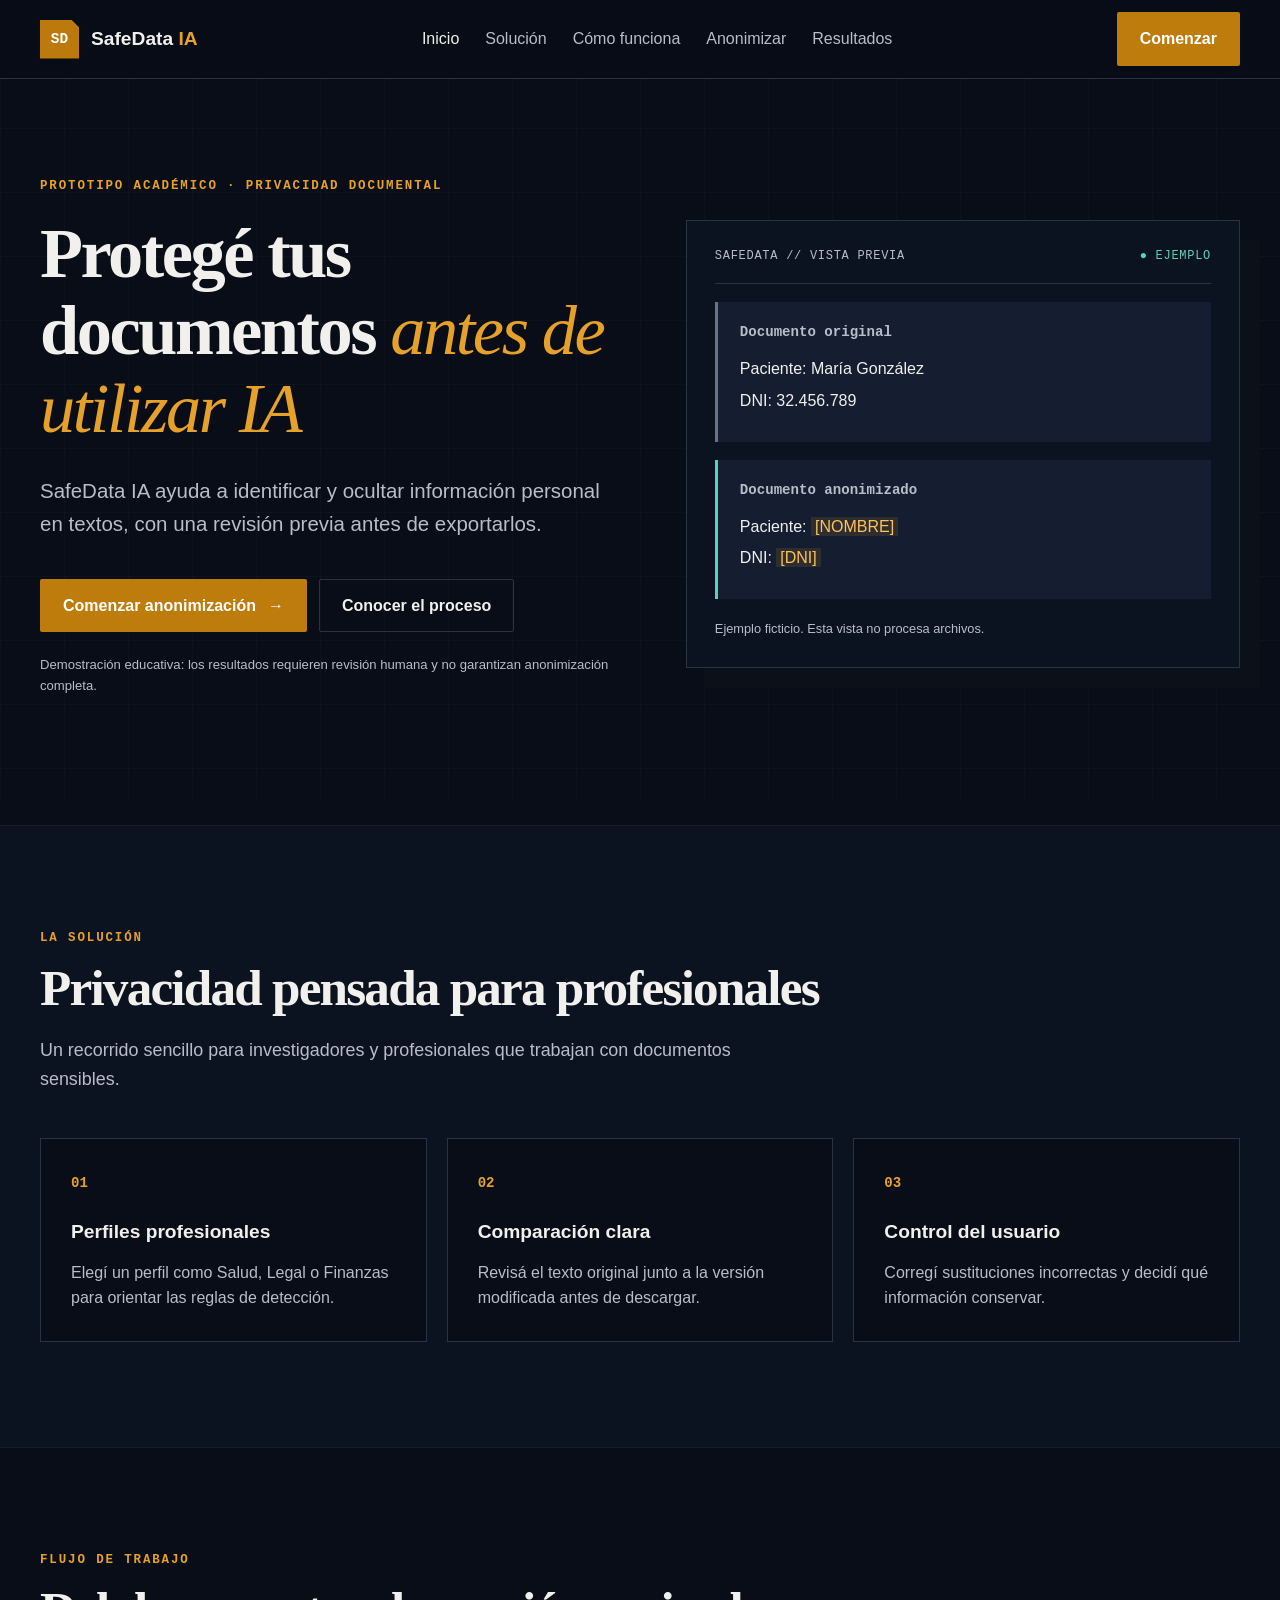
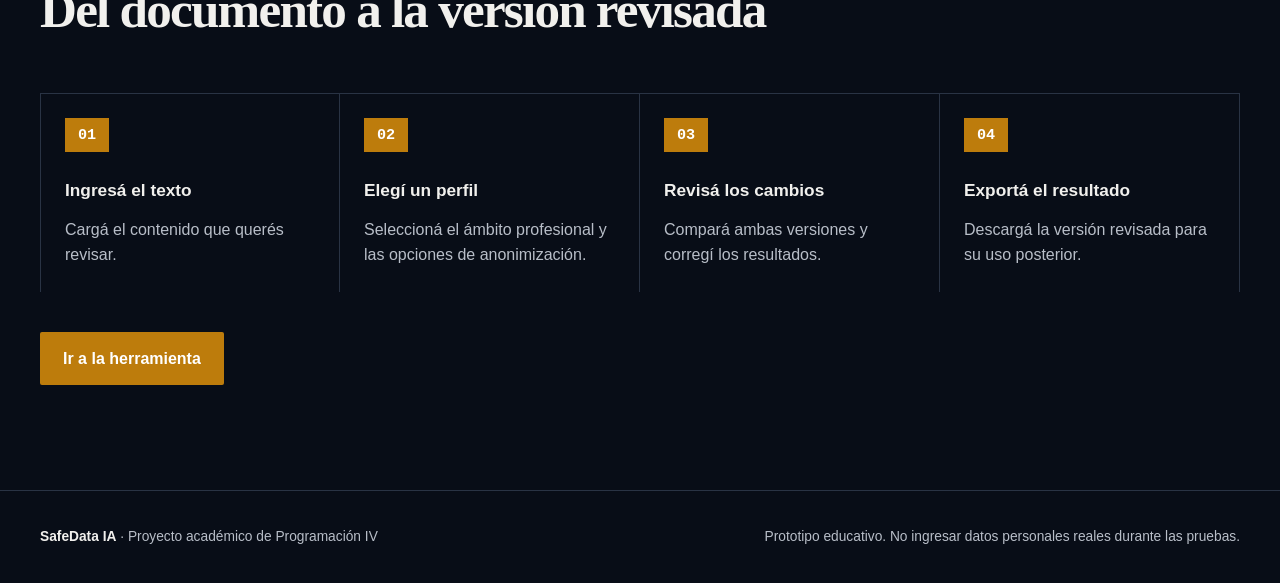
<file: index.html>
<!DOCTYPE html>
<html lang="es">
<head>
  <meta charset="UTF-8">
  <meta name="viewport" content="width=device-width, initial-scale=1.0">
  <meta name="description" content="SafeData IA: prototipo de anonimización de documentos para proteger información personal antes de usar herramientas de inteligencia artificial.">
  <title>Inicio | SafeData IA</title>
  <link rel="stylesheet" href="css/styles.css">
  <script src="js/main.js" defer></script>
</head>
<body>
  <a class="skip-link" href="#contenido">Saltar al contenido principal</a>
  <header class="site-header">
    <div class="container header-inner">
      <a class="brand" href="index.html" aria-label="SafeData IA, ir al inicio"><span class="brand-mark" aria-hidden="true">SD</span><span>SafeData <strong>IA</strong></span></a>
      <nav aria-label="Navegación principal">
        <ul class="nav-list">
          <li><a href="index.html" aria-current="page">Inicio</a></li>
          <li><a href="#solucion">Solución</a></li>
          <li><a href="#proceso">Cómo funciona</a></li>
          <li><a href="pages/anonimizar.html">Anonimizar</a></li>
          <li><a href="pages/resultados.html">Resultados</a></li>
        </ul>
      </nav>
      <a class="button button-primary header-cta" href="pages/anonimizar.html">Comenzar</a>
    </div>
  </header>

  <main id="contenido">
    <section class="hero container" aria-labelledby="hero-title">
      <div class="hero-copy">
        <p class="eyebrow">PROTOTIPO ACADÉMICO · PRIVACIDAD DOCUMENTAL</p>
        <h1 id="hero-title">Protegé tus documentos <em>antes de utilizar IA</em></h1>
        <p class="lead">SafeData IA ayuda a identificar y ocultar información personal en textos, con una revisión previa antes de exportarlos.</p>
        <div class="hero-actions">
          <a class="button button-primary" href="pages/anonimizar.html">Comenzar anonimización <span aria-hidden="true">→</span></a>
          <a class="button button-secondary" href="#proceso">Conocer el proceso</a>
        </div>
        <p class="fine-print">Demostración educativa: los resultados requieren revisión humana y no garantizan anonimización completa.</p>
      </div>
      <aside class="preview-panel" aria-label="Ejemplo ilustrativo de anonimización">
        <div class="panel-top"><span>SAFEDATA // VISTA PREVIA</span><span class="status">● EJEMPLO</span></div>
        <div class="document-block">
          <h2>Documento original</h2>
          <p>Paciente: María González</p>
          <p>DNI: 32.456.789</p>
        </div>
        <div class="document-block safe-block">
          <h2>Documento anonimizado</h2>
          <p>Paciente: <mark>[NOMBRE]</mark></p>
          <p>DNI: <mark>[DNI]</mark></p>
        </div>
        <p class="panel-note">Ejemplo ficticio. Esta vista no procesa archivos.</p>
      </aside>
    </section>

    <section id="solucion" class="section section-alt" aria-labelledby="solution-title">
      <div class="container">
        <p class="eyebrow">LA SOLUCIÓN</p>
        <h2 id="solution-title">Privacidad pensada para profesionales</h2>
        <p class="section-intro">Un recorrido sencillo para investigadores y profesionales que trabajan con documentos sensibles.</p>
        <div class="card-grid">
          <article class="feature-card"><span class="card-number">01</span><h3>Perfiles profesionales</h3><p>Elegí un perfil como Salud, Legal o Finanzas para orientar las reglas de detección.</p></article>
          <article class="feature-card"><span class="card-number">02</span><h3>Comparación clara</h3><p>Revisá el texto original junto a la versión modificada antes de descargar.</p></article>
          <article class="feature-card"><span class="card-number">03</span><h3>Control del usuario</h3><p>Corregí sustituciones incorrectas y decidí qué información conservar.</p></article>
        </div>
      </div>
    </section>

    <section id="proceso" class="section container" aria-labelledby="process-title">
      <p class="eyebrow">FLUJO DE TRABAJO</p>
      <h2 id="process-title">Del documento a la versión revisada</h2>
      <ol class="steps">
        <li><h3>Ingresá el texto</h3><p>Cargá el contenido que querés revisar.</p></li>
        <li><h3>Elegí un perfil</h3><p>Seleccioná el ámbito profesional y las opciones de anonimización.</p></li>
        <li><h3>Revisá los cambios</h3><p>Compará ambas versiones y corregí los resultados.</p></li>
        <li><h3>Exportá el resultado</h3><p>Descargá la versión revisada para su uso posterior.</p></li>
      </ol>
      <a class="button button-primary" href="pages/anonimizar.html">Ir a la herramienta</a>
    </section>
  </main>

  <footer class="site-footer">
    <div class="container footer-inner">
      <p><strong>SafeData IA</strong> · Proyecto académico de Programación IV</p>
      <p>Prototipo educativo. No ingresar datos personales reales durante las pruebas.</p>
    </div>
  </footer>
</body>
</html>
</file>
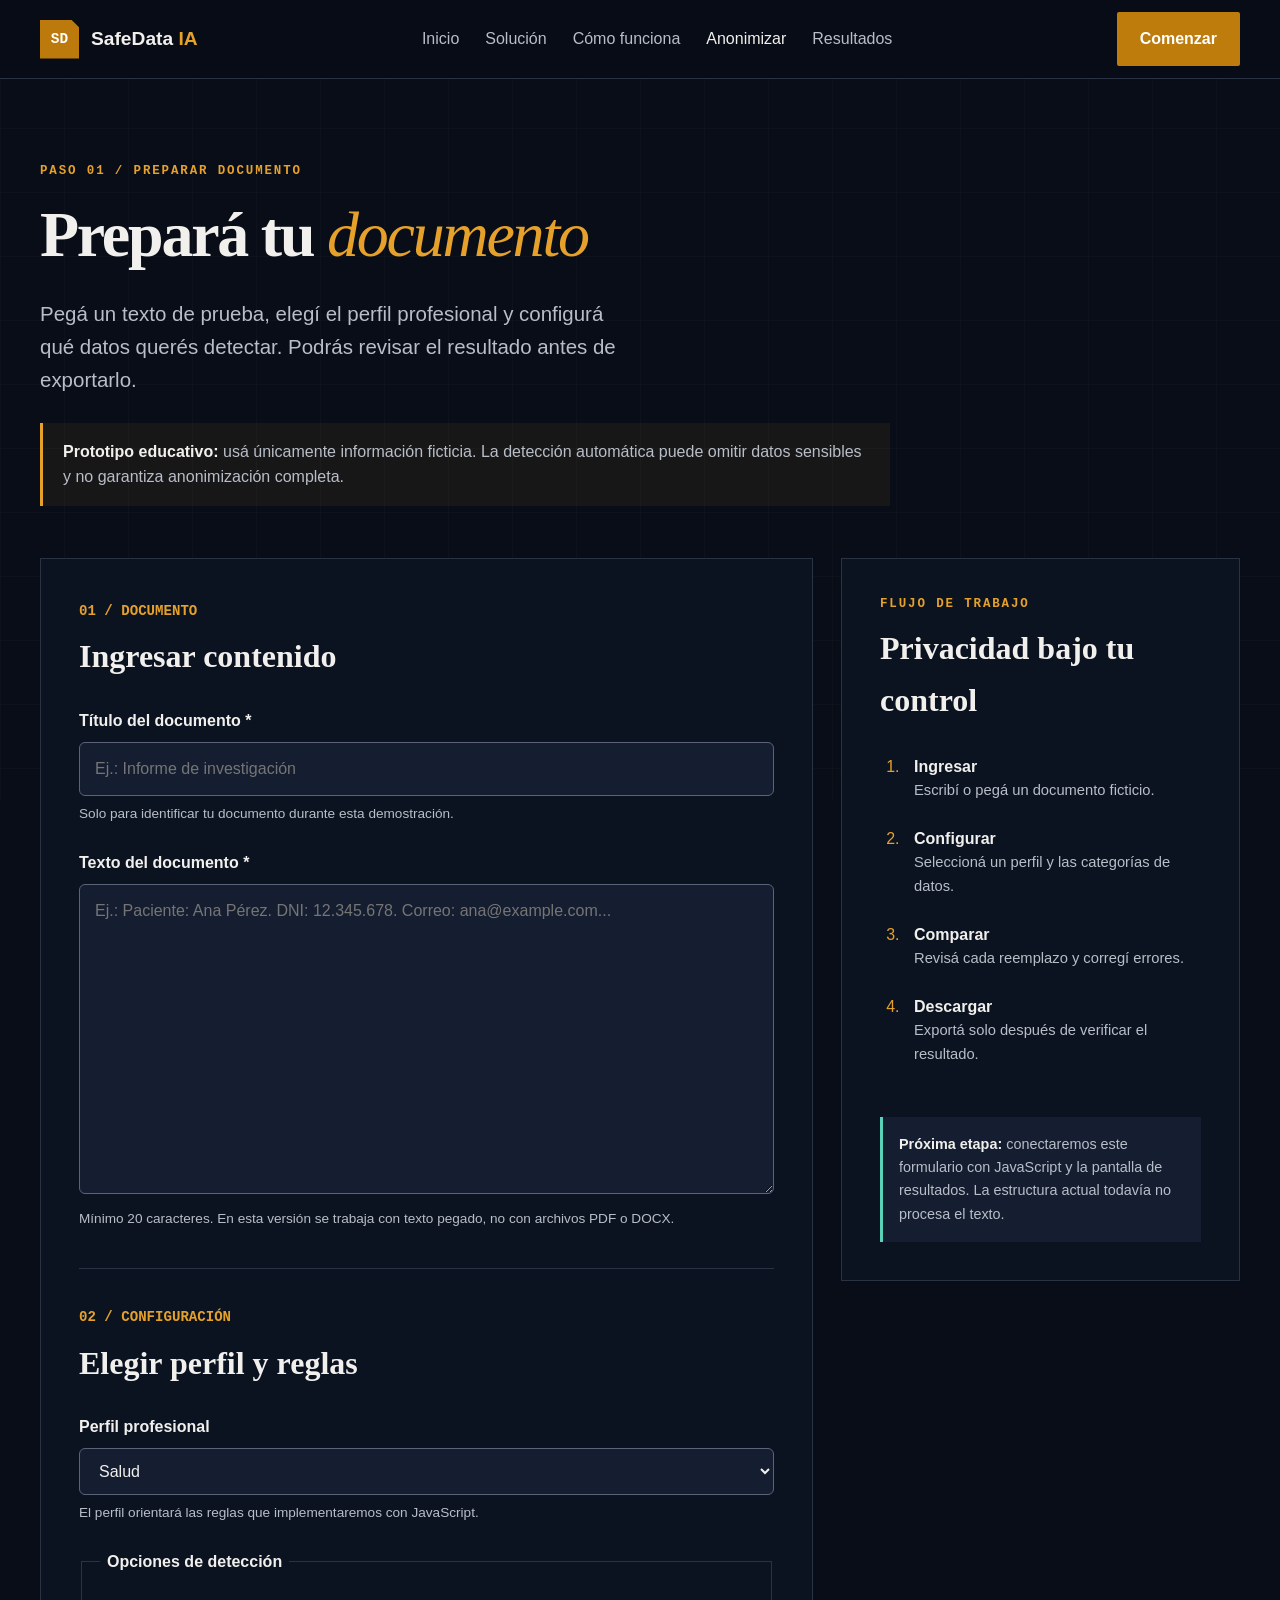
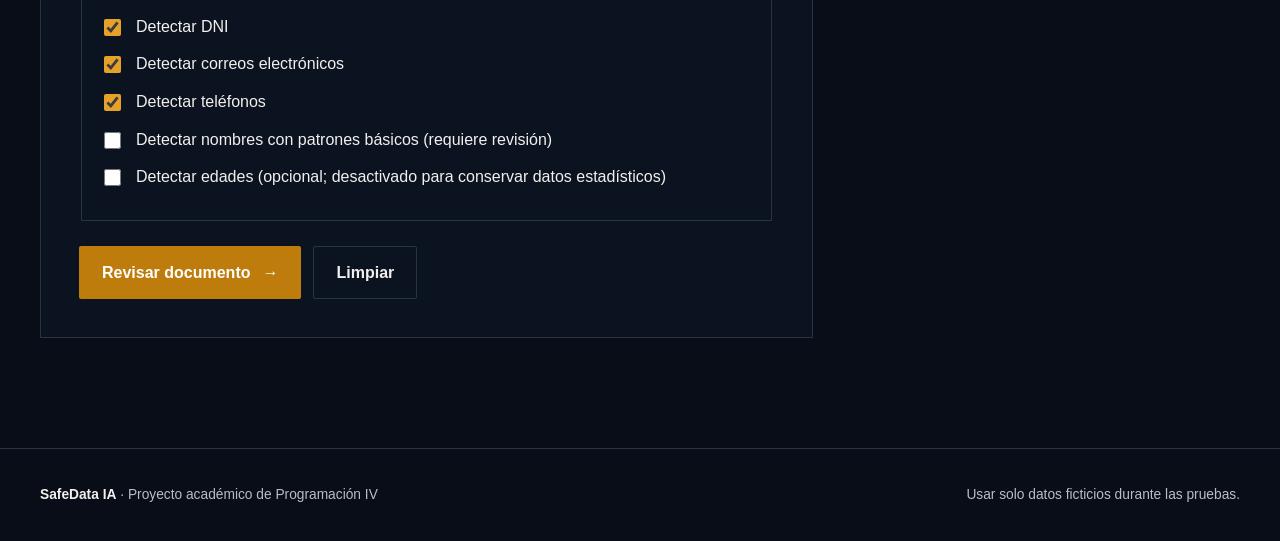
<file: pages/anonimizar.html>
<!DOCTYPE html>
<html lang="es">
<head>
  <meta charset="UTF-8">
  <meta name="viewport" content="width=device-width, initial-scale=1.0">
  <meta name="description" content="Prepará un texto de demostración para revisar posibles datos sensibles con SafeData IA.">
  <title>Anonimizar documento | SafeData IA</title>
  <link rel="stylesheet" href="../css/styles.css">
  <script src="../js/main.js" defer></script>
</head>
<body>
  <a class="skip-link" href="#contenido">Saltar al contenido principal</a>
  <header class="site-header">
    <div class="container header-inner">
      <a class="brand" href="../index.html" aria-label="SafeData IA, ir al inicio"><span class="brand-mark" aria-hidden="true">SD</span><span>SafeData <strong>IA</strong></span></a>
      <nav aria-label="Navegación principal">
        <ul class="nav-list">
          <li><a href="../index.html">Inicio</a></li>
          <li><a href="../index.html#solucion">Solución</a></li>
          <li><a href="../index.html#proceso">Cómo funciona</a></li>
          <li><a href="anonimizar.html" aria-current="page">Anonimizar</a></li>
          <li><a href="resultados.html">Resultados</a></li>
        </ul>
      </nav>
      <a class="button button-primary header-cta" href="anonimizar.html">Comenzar</a>
    </div>
  </header>
  <main id="contenido" class="container tool-main">
    <section aria-labelledby="page-title">
      <p class="eyebrow">PASO 01 / PREPARAR DOCUMENTO</p>
      <h1 id="page-title" class="tool-title">Prepará tu <em>documento</em></h1>
      <p class="lead">Pegá un texto de prueba, elegí el perfil profesional y configurá qué datos querés detectar. Podrás revisar el resultado antes de exportarlo.</p>
      <p class="tool-warning" role="note"><strong>Prototipo educativo:</strong> usá únicamente información ficticia. La detección automática puede omitir datos sensibles y no garantiza anonimización completa.</p>
    </section>

    <section class="tool-layout" aria-label="Configuración de anonimización">
      <form id="anonymize-form" class="tool-card" novalidate>
        <div class="tool-card-heading"><span class="card-number">01 / DOCUMENTO</span><h2>Ingresar contenido</h2></div>
        <div class="form-field">
          <label for="document-title">Título del documento <span aria-hidden="true">*</span></label>
          <input id="document-title" name="documentTitle" type="text" required minlength="3" maxlength="100" autocomplete="off" aria-describedby="title-hint title-error" placeholder="Ej.: Informe de investigación">
          <p id="title-hint" class="field-hint">Solo para identificar tu documento durante esta demostración.</p>
          <p id="title-error" class="field-error" aria-live="polite"></p>
        </div>
        <div class="form-field">
          <label for="document-text">Texto del documento <span aria-hidden="true">*</span></label>
          <textarea id="document-text" name="documentText" rows="11" required minlength="20" aria-describedby="text-hint text-error" placeholder="Ej.: Paciente: Ana Pérez. DNI: 12.345.678. Correo: ana@example.com..."></textarea>
          <p id="text-hint" class="field-hint">Mínimo 20 caracteres. En esta versión se trabaja con texto pegado, no con archivos PDF o DOCX.</p>
          <p id="text-error" class="field-error" aria-live="polite"></p>
        </div>
        <div class="tool-card-heading"><span class="card-number">02 / CONFIGURACIÓN</span><h2>Elegir perfil y reglas</h2></div>
        <div class="form-field">
          <label for="professional-profile">Perfil profesional</label>
          <select id="professional-profile" name="profile" aria-describedby="profile-hint">
            <option value="salud">Salud</option>
            <option value="legal">Legal</option>
            <option value="finanzas">Finanzas</option>
          </select>
          <p id="profile-hint" class="field-hint">El perfil orientará las reglas que implementaremos con JavaScript.</p>
        </div>
        <fieldset class="form-field option-group">
          <legend>Opciones de detección</legend>
          <label class="check-option"><input type="checkbox" name="detectDni" checked> Detectar DNI</label>
          <label class="check-option"><input type="checkbox" name="detectEmail" checked> Detectar correos electrónicos</label>
          <label class="check-option"><input type="checkbox" name="detectPhone" checked> Detectar teléfonos</label>
          <label class="check-option"><input type="checkbox" name="detectNames"> Detectar nombres con patrones básicos (requiere revisión)</label>
          <label class="check-option"><input type="checkbox" name="detectAge"> Detectar edades (opcional; desactivado para conservar datos estadísticos)</label>
        </fieldset>
        <p id="form-status" class="form-status" role="status" aria-live="polite"></p>
        <div class="form-actions">
          <button class="button button-primary" type="submit">Revisar documento <span aria-hidden="true">→</span></button>
          <button class="button button-secondary" type="reset">Limpiar</button>
        </div>
      </form>
      <aside class="tool-aside" aria-labelledby="aside-title">
        <p class="eyebrow">FLUJO DE TRABAJO</p>
        <h2 id="aside-title">Privacidad bajo tu control</h2>
        <ol class="side-steps">
          <li><strong>Ingresar</strong><span>Escribí o pegá un documento ficticio.</span></li>
          <li><strong>Configurar</strong><span>Seleccioná un perfil y las categorías de datos.</span></li>
          <li><strong>Comparar</strong><span>Revisá cada reemplazo y corregí errores.</span></li>
          <li><strong>Descargar</strong><span>Exportá solo después de verificar el resultado.</span></li>
        </ol>
        <div class="aside-note"><strong>Próxima etapa:</strong> conectaremos este formulario con JavaScript y la pantalla de resultados. La estructura actual todavía no procesa el texto.</div>
      </aside>
    </section>
  </main>
  <footer class="site-footer"><div class="container footer-inner"><p><strong>SafeData IA</strong> · Proyecto académico de Programación IV</p><p>Usar solo datos ficticios durante las pruebas.</p></div></footer>
</body>
</html>
</file>
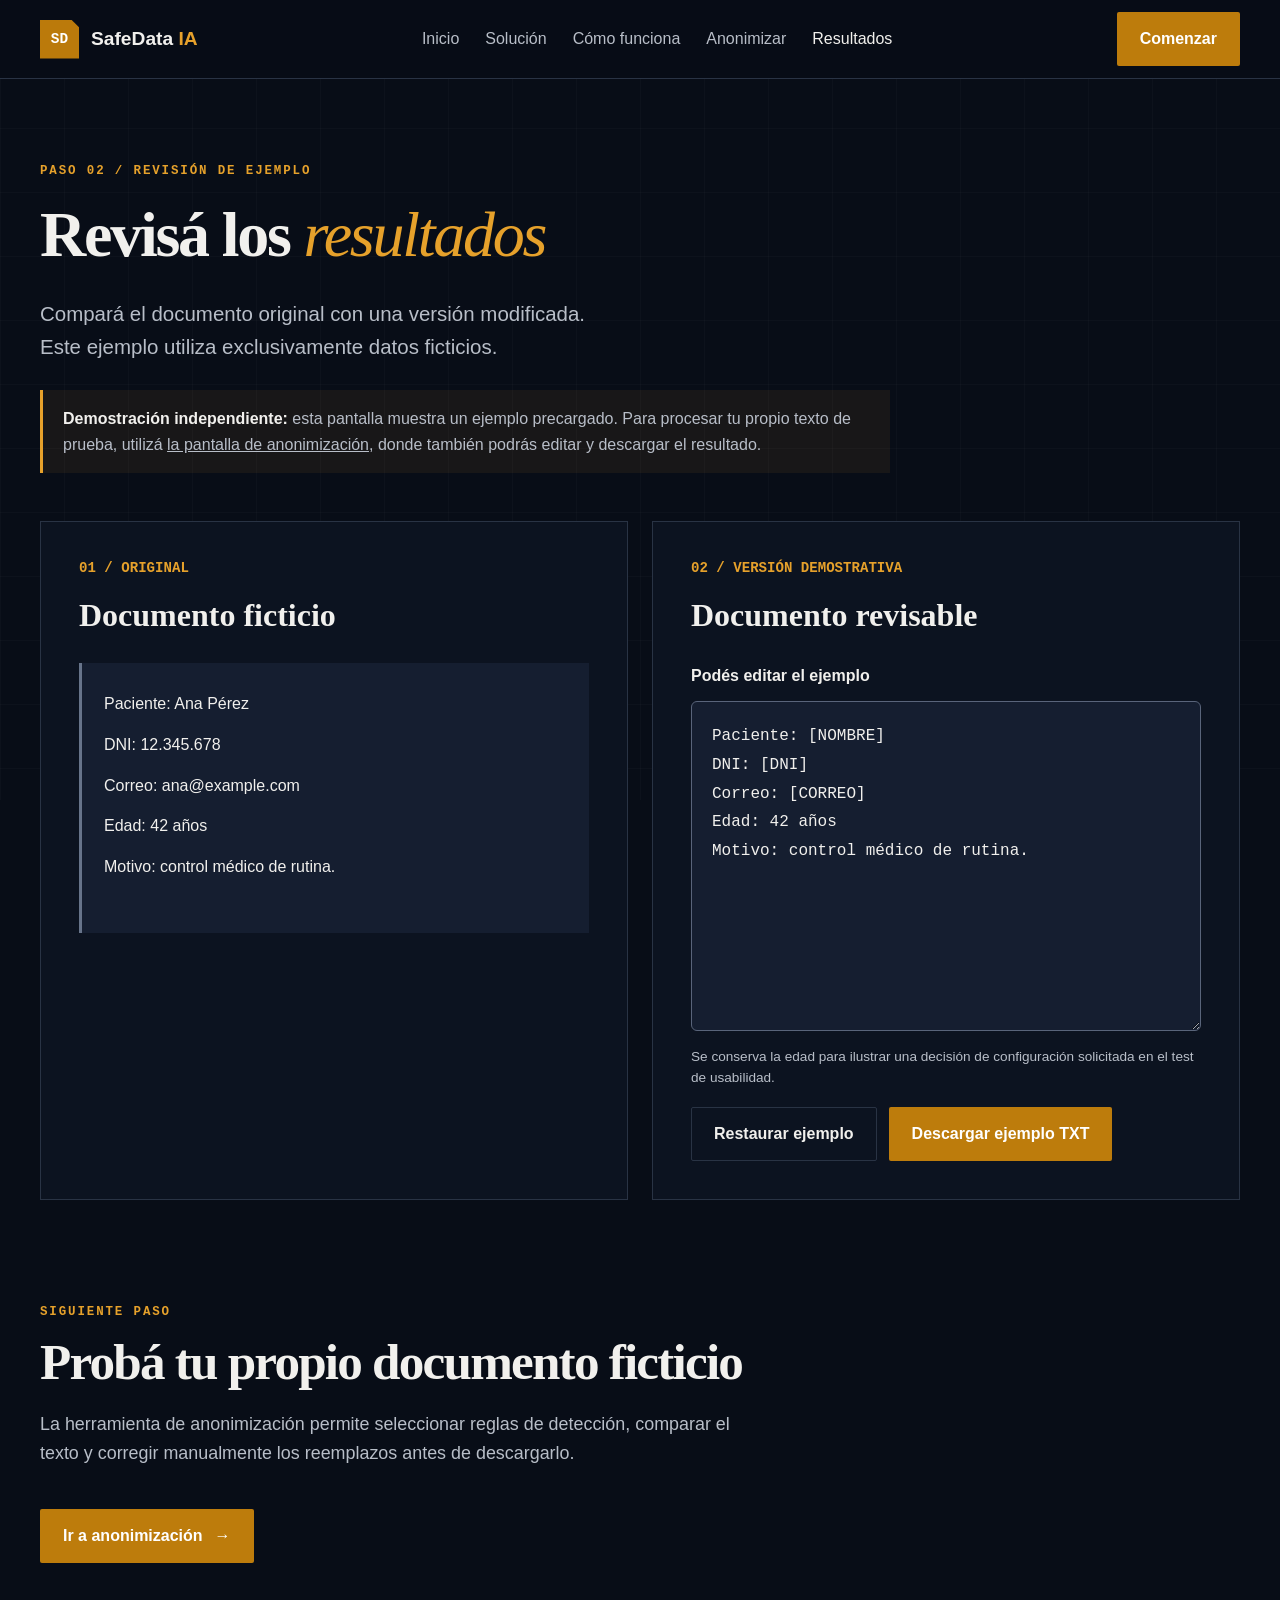
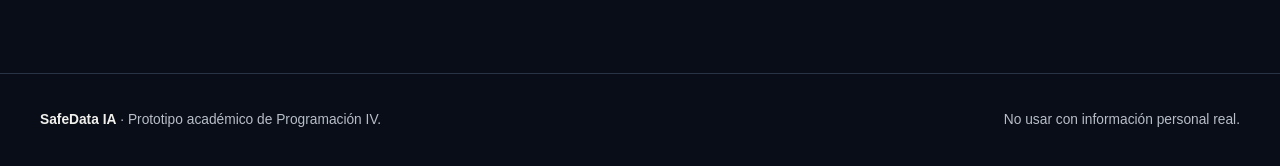
<file: pages/resultados.html>
<!DOCTYPE html>
<html lang="es">
<head>
  <meta charset="UTF-8">
  <meta name="viewport" content="width=device-width, initial-scale=1.0">
  <meta name="description" content="Ejemplo de revisión de resultados de anonimización en SafeData IA.">
  <title>Resultados de demostración | SafeData IA</title>
  <link rel="stylesheet" href="../css/styles.css">
  <script src="../js/main.js" defer></script>
</head>
<body>
  <a class="skip-link" href="#contenido">Saltar al contenido principal</a>
  <header class="site-header">
    <div class="container header-inner">
      <a class="brand" href="../index.html" aria-label="SafeData IA, ir al inicio"><span class="brand-mark" aria-hidden="true">SD</span><span>SafeData <strong>IA</strong></span></a>
      <nav aria-label="Navegación principal">
        <ul class="nav-list">
          <li><a href="../index.html">Inicio</a></li>
          <li><a href="../index.html#solucion">Solución</a></li>
          <li><a href="../index.html#proceso">Cómo funciona</a></li>
          <li><a href="anonimizar.html">Anonimizar</a></li>
          <li><a href="resultados.html" aria-current="page">Resultados</a></li>
        </ul>
      </nav>
      <a class="button button-primary header-cta" href="anonimizar.html">Comenzar</a>
    </div>
  </header>
  <main id="contenido" class="container tool-main">
    <section aria-labelledby="page-title">
      <p class="eyebrow">PASO 02 / REVISIÓN DE EJEMPLO</p>
      <h1 id="page-title" class="tool-title">Revisá los <em>resultados</em></h1>
      <p class="lead">Compará el documento original con una versión modificada. Este ejemplo utiliza exclusivamente datos ficticios.</p>
      <p class="tool-warning" role="note"><strong>Demostración independiente:</strong> esta pantalla muestra un ejemplo precargado. Para procesar tu propio texto de prueba, utilizá <a href="anonimizar.html">la pantalla de anonimización</a>, donde también podrás editar y descargar el resultado.</p>
    </section>
    <section class="results-grid" aria-label="Comparación de documentos">
      <article class="tool-card">
        <p class="card-number">01 / ORIGINAL</p>
        <h2>Documento ficticio</h2>
        <div class="document-block">
          <p>Paciente: Ana Pérez</p>
          <p>DNI: 12.345.678</p>
          <p>Correo: ana@example.com</p>
          <p>Edad: 42 años</p>
          <p>Motivo: control médico de rutina.</p>
        </div>
      </article>
      <article class="tool-card">
        <p class="card-number">02 / VERSIÓN DEMOSTRATIVA</p>
        <h2>Documento revisable</h2>
        <label for="demo-result" class="results-label">Podés editar el ejemplo</label>
        <textarea id="demo-result" rows="10" spellcheck="false">Paciente: [NOMBRE]
DNI: [DNI]
Correo: [CORREO]
Edad: 42 años
Motivo: control médico de rutina.</textarea>
        <p class="field-hint">Se conserva la edad para ilustrar una decisión de configuración solicitada en el test de usabilidad.</p>
        <p id="demo-status" class="form-status" role="status" aria-live="polite"></p>
        <div class="form-actions">
          <button class="button button-secondary" type="button" id="demo-reset">Restaurar ejemplo</button>
          <button class="button button-primary" type="button" id="demo-download">Descargar ejemplo TXT</button>
        </div>
      </article>
    </section>
    <section class="section results-next" aria-labelledby="next-title">
      <p class="eyebrow">SIGUIENTE PASO</p>
      <h2 id="next-title">Probá tu propio documento ficticio</h2>
      <p class="section-intro">La herramienta de anonimización permite seleccionar reglas de detección, comparar el texto y corregir manualmente los reemplazos antes de descargarlo.</p>
      <a class="button button-primary" href="anonimizar.html">Ir a anonimización <span aria-hidden="true">→</span></a>
    </section>
  </main>
  <footer class="site-footer"><div class="container footer-inner"><p><strong>SafeData IA</strong> · Prototipo académico de Programación IV.</p><p>No usar con información personal real.</p></div></footer>
</body>
</html>
</file>
<file: css/styles.css>
/* SafeData IA — Programación IV, Ejercitación 3.1 */
:root {
  --color-bg: #080d17;
  --color-surface: #101827;
  --color-surface-alt: #0c1320;
  --color-border: #293344;
  --color-text: #f1f0ed;
  --color-muted: #b8bec8;
  --color-accent: #e6a12b;
  --color-accent-hover: #ffc15a;
  --color-success: #5bd1ba;
  --font-body: Arial, Helvetica, sans-serif;
  --font-title: Georgia, 'Times New Roman', serif;
  --font-mono: Consolas, 'Courier New', monospace;
  --max-width: 1200px;
  --radius: 6px;
}
*, *::before, *::after { box-sizing: border-box; }
html { scroll-behavior: smooth; }
body { margin: 0; background: var(--color-bg); color: var(--color-text); font-family: var(--font-body); line-height: 1.6; }
body::before { content: ''; position: absolute; inset: 0 0 auto; height: 800px; background-image: linear-gradient(#ffffff05 1px, transparent 1px), linear-gradient(90deg, #ffffff05 1px, transparent 1px); background-size: 64px 64px; pointer-events: none; z-index: -1; }
a { color: inherit; }
button, input, select, textarea { font: inherit; }
:focus-visible { outline: 3px solid var(--color-accent-hover); outline-offset: 4px; }
.container { width: min(var(--max-width), calc(100% - 48px)); margin-inline: auto; }
.skip-link { position: absolute; left: 16px; top: -100px; background: var(--color-accent); color: #101010; padding: 10px 16px; z-index: 100; }
.skip-link:focus { top: 12px; }
.site-header { position: sticky; top: 0; z-index: 20; background: #080d17f2; border-bottom: 1px solid var(--color-border); backdrop-filter: blur(12px); }
.header-inner { min-height: 78px; display: flex; align-items: center; justify-content: space-between; gap: 24px; }
.brand { display: inline-flex; align-items: center; gap: 12px; font-weight: 700; font-size: 1.2rem; text-decoration: none; white-space: nowrap; }
.brand strong { color: var(--color-accent); }
.brand-mark { display: grid; place-items: center; background: #bb7a0b; color: #fff; font: 700 0.9rem var(--font-mono); width: 39px; height: 39px; clip-path: polygon(0 0, 80% 0, 100% 20%, 100% 100%, 0 100%); }
.nav-list { display: flex; flex-wrap: wrap; align-items: center; gap: 26px; margin: 0; padding: 0; list-style: none; }
.nav-list a { text-decoration: none; color: var(--color-muted); transition: color .2s ease; }
.nav-list a:hover, .nav-list a[aria-current="page"] { color: var(--color-text); }
.button { display: inline-flex; align-items: center; justify-content: center; gap: 12px; padding: 13px 22px; border: 1px solid transparent; border-radius: 2px; font-weight: 600; text-decoration: none; text-align: center; cursor: pointer; transition: background-color .2s ease, border-color .2s ease, transform .2s ease; }
.button:hover { transform: translateY(-2px); }
.button-primary { background: #bd7c0c; color: #fff; }
.button-primary:hover { background: #d7951c; }
.button-secondary { border-color: var(--color-border); color: var(--color-text); background: transparent; }
.button-secondary:hover { border-color: var(--color-accent); background: #e6a12b10; }
.hero { min-height: 690px; display: grid; grid-template-columns: minmax(0, 1.05fr) minmax(0, 1fr); align-items: center; gap: clamp(30px, 5vw, 80px); padding-block: 100px 115px; }
.eyebrow { color: var(--color-accent); font: 700 .78rem var(--font-mono); letter-spacing: .15em; text-transform: uppercase; }
h1, h2, h3, p { margin-top: 0; }
h1, .section h2 { font-family: var(--font-title); line-height: 1.1; letter-spacing: -.035em; }
h1 { font-size: clamp(3rem, 5.5vw, 5.7rem); margin: 22px 0 28px; }
h1 em { color: var(--color-accent); font-weight: 400; }
.lead { max-width: 590px; color: var(--color-muted); font-size: clamp(1.05rem, 1.6vw, 1.28rem); }
.hero-actions { display: flex; flex-wrap: wrap; gap: 12px; margin-top: 38px; }
.fine-print { color: var(--color-muted); font-size: .82rem; max-width: 580px; margin-top: 22px; }
.preview-panel { padding: 28px; background: var(--color-surface-alt); border: 1px solid var(--color-border); box-shadow: 20px 20px 0 #0c1019; min-width: 0; }
.panel-top { display: flex; flex-wrap: wrap; justify-content: space-between; gap: 10px; padding-bottom: 20px; border-bottom: 1px solid var(--color-border); color: var(--color-muted); font: .75rem var(--font-mono); letter-spacing: .06em; }
.status { color: var(--color-success); }
.document-block { background: #151e30; padding: 22px; margin-top: 18px; border-left: 3px solid #67748a; }
.document-block h2 { font: 600 .88rem var(--font-mono); color: var(--color-muted); margin-bottom: 16px; }
.document-block p { margin: 6px 0; overflow-wrap: anywhere; }
.safe-block { border-left-color: var(--color-success); }
mark { background: #e6a12b20; color: var(--color-accent-hover); padding: 1px 4px; }
.panel-note { color: var(--color-muted); font-size: .8rem; margin: 20px 0 0; }
.section { padding-block: 105px; }
.section-alt { background: var(--color-surface-alt); border-block: 1px solid #ffffff0c; }
.section h2 { max-width: 780px; font-size: clamp(2.3rem, 4vw, 4rem); margin: 15px 0 20px; }
.section-intro { color: var(--color-muted); font-size: 1.12rem; max-width: 720px; }
.card-grid { display: grid; grid-template-columns: repeat(3, minmax(0, 1fr)); gap: 20px; margin-top: 45px; }
.feature-card { padding: 30px; border: 1px solid var(--color-border); background: var(--color-bg); transition: transform .2s ease, border-color .2s ease; }
.feature-card:hover { transform: translateY(-4px); border-color: var(--color-accent); }
.card-number { color: var(--color-accent); font: 700 .88rem var(--font-mono); }
.feature-card h3 { margin: 22px 0 12px; font-size: 1.2rem; }
.feature-card p, .steps p { color: var(--color-muted); margin-bottom: 0; }
.steps { display: grid; grid-template-columns: repeat(4, minmax(0, 1fr)); gap: 0; list-style: none; padding: 0; margin: 55px 0 40px; counter-reset: stage; }
.steps li { counter-increment: stage; padding: 24px; border-top: 1px solid var(--color-border); border-right: 1px solid var(--color-border); }
.steps li:first-child { border-left: 1px solid var(--color-border); }
.steps li::before { content: counter(stage, decimal-leading-zero); display: inline-block; padding: 8px 13px; background: #bd7c0c; color: white; font: 700 .95rem var(--font-mono); margin-bottom: 25px; }
.steps h3 { font-size: 1.08rem; margin-bottom: 12px; }
.site-footer { border-top: 1px solid var(--color-border); padding: 35px 0; }
.footer-inner { display: flex; justify-content: space-between; gap: 24px; flex-wrap: wrap; }
.footer-inner p { color: var(--color-muted); font-size: .86rem; margin: 0; }
.footer-inner strong { color: var(--color-text); }
@media (max-width: 980px) {
  .header-inner { flex-wrap: wrap; padding-block: 14px; }
  .header-inner nav { order: 3; width: 100%; }
  .nav-list { gap: 18px; }
  .hero { grid-template-columns: 1fr; min-height: auto; padding-block: 70px; }
  .preview-panel { max-width: 740px; }
  .steps { grid-template-columns: repeat(2, minmax(0, 1fr)); }
  .steps li:nth-child(3) { border-left: 1px solid var(--color-border); }
}
@media (max-width: 640px) {
  .container { width: min(100% - 32px, var(--max-width)); }
  .header-inner { gap: 12px; }
  .header-cta { padding: 10px 12px; }
  .nav-list { gap: 12px 18px; font-size: .9rem; }
  .hero { padding-block: 55px 75px; }
  h1 { font-size: clamp(2.6rem, 11vw, 4rem); }
  .hero-actions { flex-direction: column; align-items: stretch; }
  .preview-panel { padding: 18px; box-shadow: none; }
  .document-block { padding: 16px; }
  .section { padding-block: 70px; }
  .card-grid, .steps { grid-template-columns: 1fr; }
  .steps li, .steps li:first-child, .steps li:nth-child(3) { border-left: 1px solid var(--color-border); }
}
@media (prefers-reduced-motion: reduce) {
  html { scroll-behavior: auto; }
  *, *::before, *::after { transition-duration: .01ms !important; animation-duration: .01ms !important; }
}

/* Pantalla 2: formulario de anonimización */
.tool-main { padding-block: 85px 110px; }
.tool-title { max-width: 850px; font-size: clamp(2.9rem, 5vw, 5rem); }
.tool-warning { max-width: 850px; margin: 26px 0 0; padding: 16px 20px; border-left: 3px solid var(--color-accent); background: #e6a12b12; color: var(--color-muted); }
.tool-warning strong { color: var(--color-text); }
.tool-layout { display: grid; grid-template-columns: minmax(0, 1.55fr) minmax(270px, .8fr); align-items: start; gap: 28px; margin-top: 52px; }
.tool-card, .tool-aside { background: var(--color-surface-alt); border: 1px solid var(--color-border); padding: clamp(20px, 3vw, 38px); min-width: 0; }
.tool-card-heading { margin-bottom: 25px; }
.tool-card-heading:not(:first-child) { margin-top: 38px; border-top: 1px solid var(--color-border); padding-top: 34px; }
.tool-card-heading h2, .tool-aside h2 { font-family: var(--font-title); font-size: clamp(1.65rem, 2.5vw, 2.25rem); margin: 9px 0 0; }
.form-field { margin-bottom: 25px; }
.form-field > label, .form-field legend { display: block; font-weight: 700; margin-bottom: 9px; }
.form-field input[type="text"], .form-field textarea, .form-field select { width: 100%; padding: 13px 15px; color: var(--color-text); background: #151e30; border: 1px solid #59647a; border-radius: var(--radius); }
.form-field textarea { resize: vertical; min-height: 220px; }
.form-field input:hover, .form-field textarea:hover, .form-field select:hover { border-color: var(--color-accent); }
.field-hint { color: var(--color-muted); font-size: .85rem; margin: 7px 0 0; }
.field-error { color: #ffaaa4; font-size: .9rem; margin: 5px 0 0; }
.option-group { border: 1px solid var(--color-border); padding: 18px; }
.option-group legend { padding: 0 7px; }
.check-option { display: flex !important; align-items: flex-start; gap: 12px; font-weight: 400 !important; margin: 12px 0 !important; cursor: pointer; }
.check-option input { accent-color: var(--color-accent); margin-top: 5px; width: 17px; height: 17px; flex: none; }
.form-actions { display: flex; flex-wrap: wrap; gap: 12px; }
.form-status { color: var(--color-success); }
.side-steps { padding-left: 24px; margin: 28px 0; }
.side-steps li { padding: 0 0 23px 10px; color: var(--color-accent); }
.side-steps strong { display: block; color: var(--color-text); }
.side-steps span { display: block; color: var(--color-muted); font-size: .92rem; }
.aside-note { background: #151e30; border-left: 3px solid var(--color-success); padding: 16px; color: var(--color-muted); font-size: .9rem; }
.aside-note strong { color: var(--color-text); }
@media (max-width: 850px) { .tool-layout { grid-template-columns: 1fr; } .tool-main { padding-block: 55px 80px; } }
@media (max-width: 640px) { .form-actions { flex-direction: column; } .form-actions .button { width: 100%; } }

/* Pantalla 3: comparación y revisión de un ejemplo ficticio */
.results-grid { display: grid; grid-template-columns: repeat(2, minmax(0, 1fr)); gap: 24px; margin-top: 48px; }
.results-grid .tool-card h2 { font-family: var(--font-title); font-size: clamp(1.6rem, 2.5vw, 2.2rem); margin: 12px 0 22px; }
.results-grid .document-block { min-height: 270px; }
.results-grid .document-block p { margin-bottom: 15px; }
.results-label { display: block; font-weight: 700; margin-bottom: 12px; }
.results-grid textarea { width: 100%; min-height: 270px; resize: vertical; padding: 20px; color: var(--color-text); background: #151e30; border: 1px solid #59647a; border-radius: var(--radius); font: 1rem/1.8 var(--font-mono); }
.results-grid textarea:hover { border-color: var(--color-accent); }
.results-grid .form-actions { margin-top: 18px; }
.results-next { padding-bottom: 0; }
.results-next .button { margin-top: 24px; }
@media (max-width: 850px) { .results-grid { grid-template-columns: 1fr; } }
</file>
